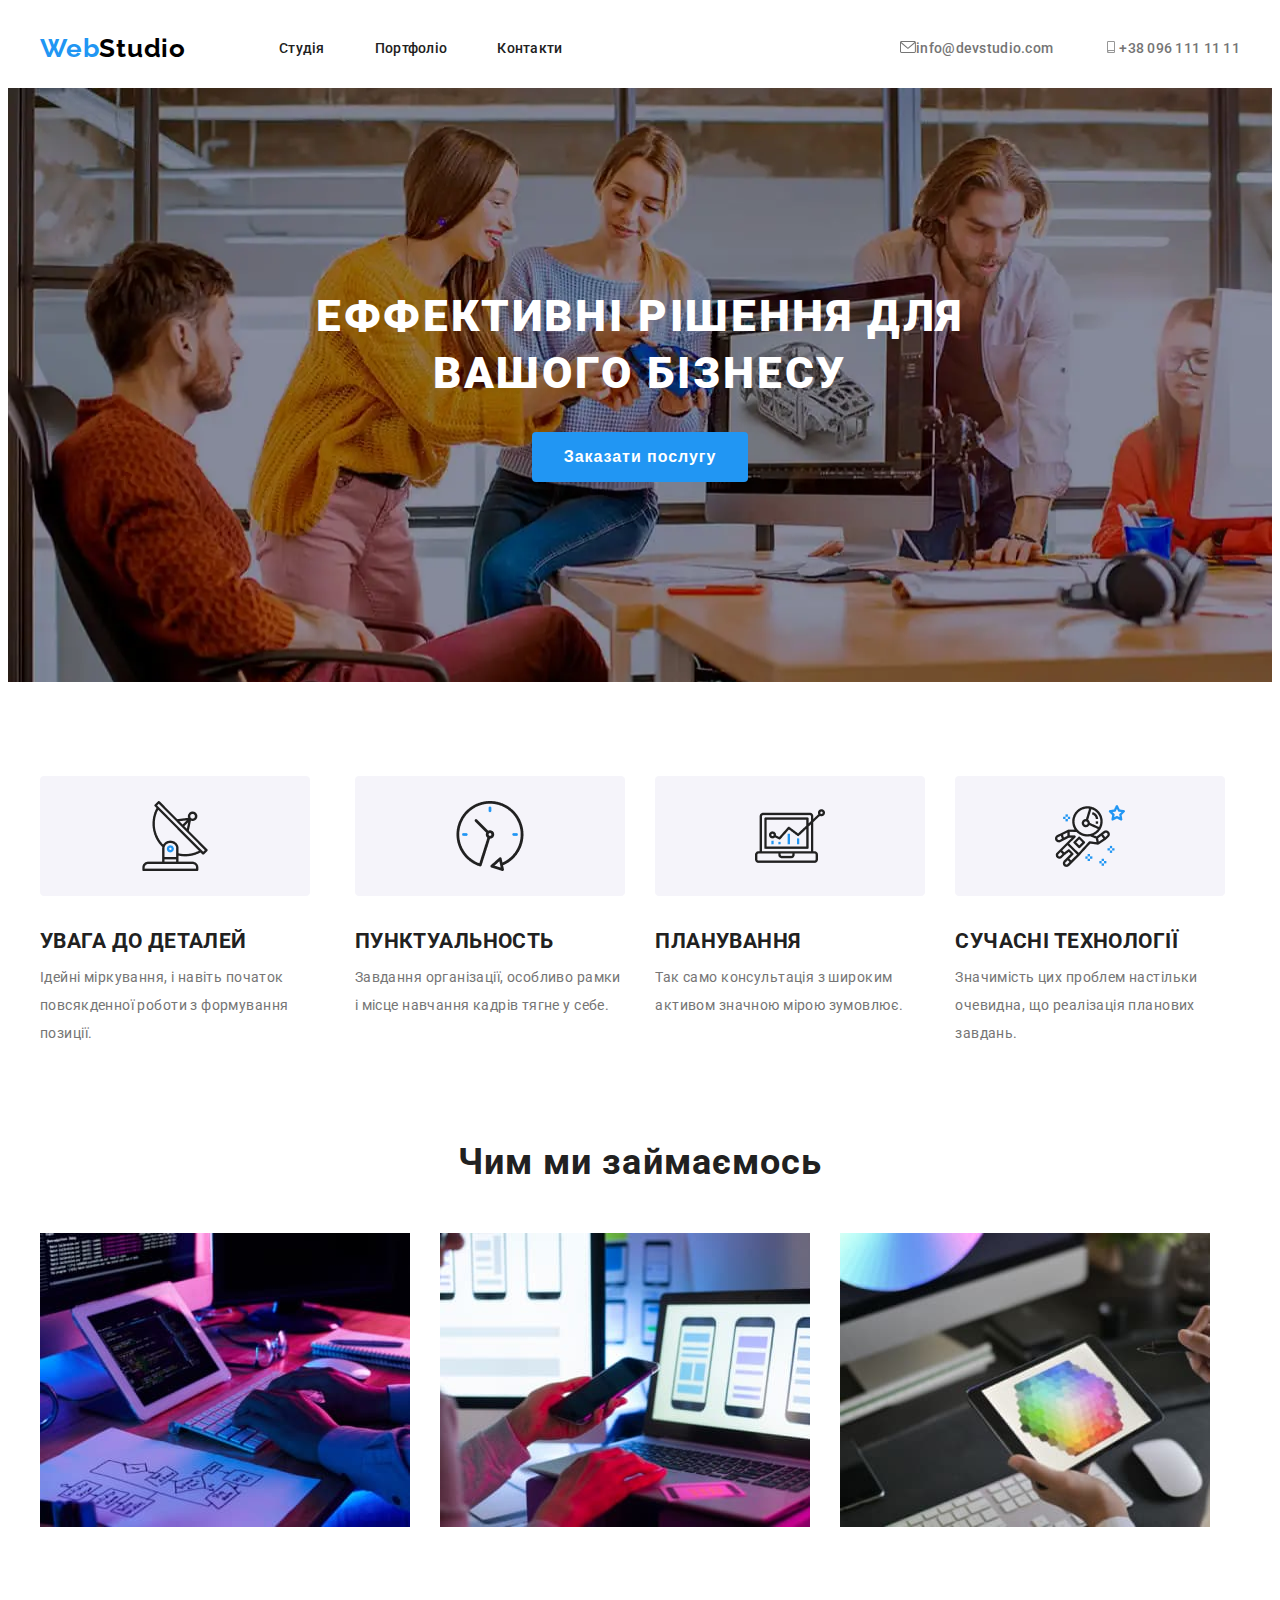
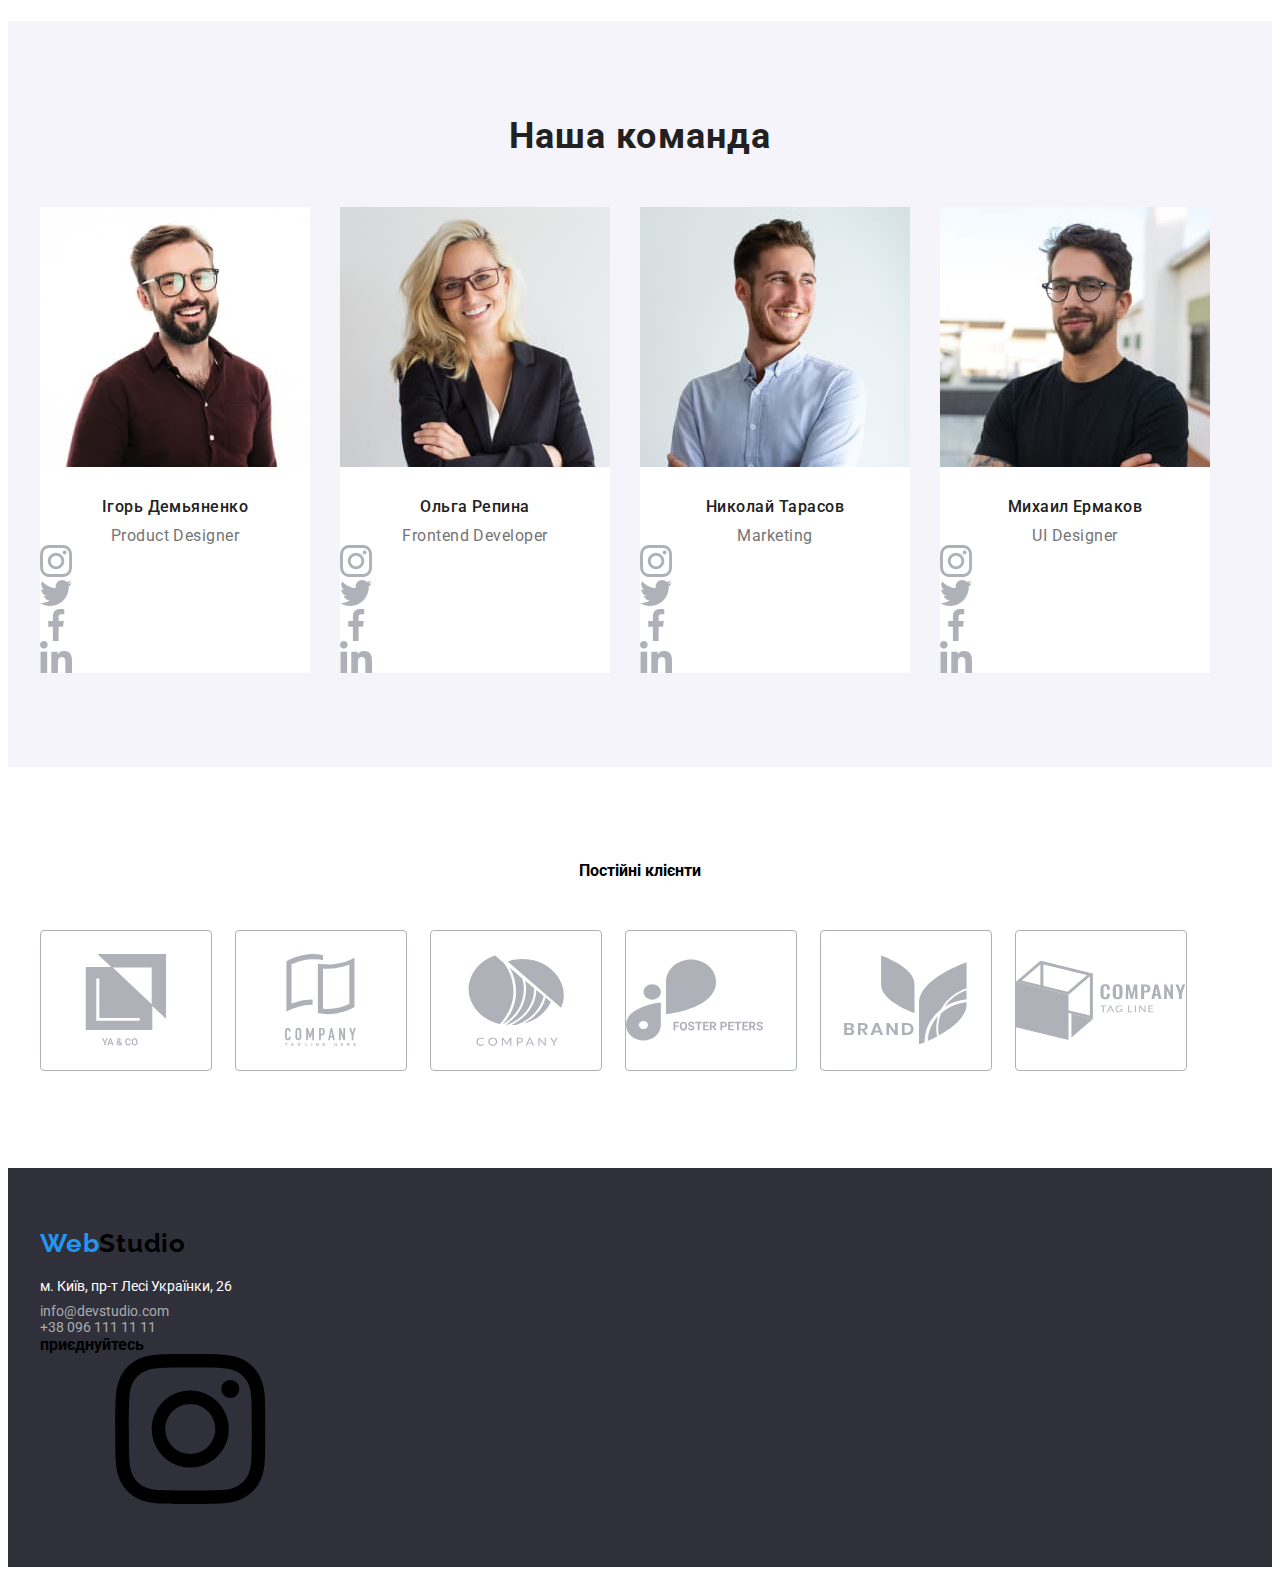
<file: index.html>
<!DOCTYPE html>
<html lang="en">
  <head>
    <meta charset="UTF-8" />
    <meta name="viewport" content="width=device-width, initial-scale=1.0" />
    <title>Studio</title>
    <link
      rel="stylesheet"
      href="https://cdnjs.cloudflare.com/ajax/libs/modern-normalize/2.0.0/modern-normalize.min.css"
      integrity="sha512-4xo8blKMVCiXpTaLzQSLSw3KFOVPWhm/TRtuPVc4WG6kUgjH6J03IBuG7JZPkcWMxJ5huwaBpOpnwYElP/m6wg=="
      crossorigin="anonymous"
      referrerpolicy="no-referrer"
    />
    <link rel="preconnect" href="https://fonts.googleapis.com">
    <link rel="preconnect" href="https://fonts.gstatic.com" crossorigin>
    <link href="https://fonts.googleapis.com/css2?family=Raleway:wght@700&family=Roboto:wght@400;500;700;900&display=swap" rel="stylesheet">
    <link rel="stylesheet" href="./css/styles.css">
    <link rel="stylesheet" href="./css/reset.css">
  </head>
  <body>
    <header class="header">
      <div class="container">
        <div class="header-nav">
          <a class="logo">Web<span class="header-logo">Studio</span></a>
      <nav class="nav">
        <ul class="nav-list">
        <li class="nav-list-item"><a href="./index.html" class="nav-list-link">Студія</a></li>
        <li class="nav-list-item"><a href="./portfolio.html" class="nav-list-link">Портфоліо</a></li>
        <li class="nav-list-item"><a href="#" class="nav-list-link">Контакти</a></li> 
        </ul>
        </nav>
        <ul class="contacts-list">
        <li class="contacts-list-item">          <svg width="16" height="12" class="svg-header">
          <use href="./images/symbol-defs.svg#ffenvelope-hoversf"></use>
        </svg><a href="mailto:info@devstudio.com" class="contacts-list-link">info@devstudio.com</a>
      </li>
        <li class="contacts-list-item">          <svg width="16" height="12" class="svg-header">
          <use href="./images/symbol-defs.svg#ffsmartphonesf"></use>
        </svg><a href="tel:+38 096 111 11 11" class="contacts-list-link-two">+38 096 111 11 11</a></li>
       </ul>
       </div>
      </div>
    </header>
    <main>
    <section class="section-hero">
      <div class="container">
        <h1 class="section-hero-title">ЕФФЕКТИВНІ РІШЕННЯ ДЛЯ<br> ВАШОГО БІЗНЕСУ</h1>
        <button type="button" class="section-hero-btn">Заказати послугу</button>
      </div>
    </section>
    <section class="section-features">
      <div class="container">
      <ul class="features-list">
        <li class="features-list-item">
        <h2 class="features-list-title">Увага до деталей</h2>
        <p class="features-list-text">
          Ідейні міркування, і навіть початок повсякденної роботи з формування позиції.
        </p>
       </li>
       <li class="features-list-item">
      <h2 class="features-list-title">Пунктуальность</h2>
      <p class="features-list-text">
        Завдання організації, особливо рамки і місце навчання кадрів тягне у себе.
      </p>
     </li>
     <li class="features-list-item">
      <h2 class="features-list-title">Планування</h2>
      <p class="features-list-text">
        Так само консультація з широким активом значною мірою зумовлює.
      </p>
    </li>
    <li class="features-list-item">
      <h2 class="features-list-title">Сучасні технології</h2>
      <p class="features-list-text">
        Значимість цих проблем настільки очевидна, що реалізація планових завдань.
      </p>
    </ul>
    </li>
    </div>
    </section>
    <section class="section-work">
      <div class="container">
        <h3 class="section-work-title">Чим ми займаємось</h3>
        <ul class="work-list">
        <li class="work-list-item"><img src="images/box 1.jpg" alt="image" class="work-list-img"/></li>
        <li class="work-list-item"><img src="images/box 2.jpg" alt="image" class="work-list-img"/></li>
        <li class="work-list-item"><img src="images/img (14).jpg" alt="image" class="work-list-img"/></li>
        </ul>
      </div>
    </section>
    <section class="section-team">
      <div class="container">
      <h3 class="section-team-title">Наша команда</h3>
    <ul class="team-list">
      <li class="team-list-item">
      <img src="images/img (14) (1).jpg" alt="Ігорь Демьяненко" class="team-list-img"/>
      <h4 class="team-list-title">Ігорь Демьяненко</h4>
      <p class="team-list-text">Product Designer</p>
      <div>
      <svg width="32" height="32" class="svg-naha-komanda">
        <use href="./images/symbol-defs.svg#ffinstagram-2sf"></use>
      </svg>
      <svg width="32" height="32" class="svg-naha-komanda">
        <use href="./images/symbol-defs.svg#fftwitter-1sf"></use>
      </svg>
      <svg width="32" height="32" class="svg-naha-komanda">
        <use href="./images/symbol-defs.svg#fffacebook-1sf"></use>
      </svg>
      <svg width="32" height="32" class="svg-naha-komanda">
        <use href="./images/symbol-defs.svg#fflinkedin-1sf"></use>
      </svg>
    </div>
    </li>
      <li class="team-list-item">
      <img src="images/img (14) (2).jpg" alt="Ольга Репина" class="team-list-img"/>
      <h4 class="team-list-title">Ольга Репина</h4>
      <p class="team-list-text">Frontend Developer</p>
      <div>
        <svg width="32" height="32" class="svg-naha-komanda">
          <use href="./images/symbol-defs.svg#ffinstagram-2sf"></use>
        </svg>
        <svg width="32" height="32" class="svg-naha-komanda">
          <use href="./images/symbol-defs.svg#fftwitter-1sf"></use>
        </svg>
        <svg width="32" height="32" class="svg-naha-komanda">
          <use href="./images/symbol-defs.svg#fffacebook-1sf"></use>
        </svg>
        <svg width="32" height="32" class="svg-naha-komanda">
          <use href="./images/symbol-defs.svg#fflinkedin-1sf"></use>
        </svg>
      </div>
    </li>
      <li class="team-list-item">
      <img src="images/img (14) (3).jpg" alt="Николай Тарасов" class="team-list-img"/>
      <h4 class="team-list-title">Николай Тарасов</h4>
      <p class="team-list-text">Marketing</p>
      <div>
        <svg width="32" height="32" class="svg-naha-komanda">
          <use href="./images/symbol-defs.svg#ffinstagram-2sf"></use>
        </svg>
        <svg width="32" height="32" class="svg-naha-komanda">
          <use href="./images/symbol-defs.svg#fftwitter-1sf"></use>
        </svg>
        <svg width="32" height="32" class="svg-naha-komanda">
          <use href="./images/symbol-defs.svg#fffacebook-1sf"></use>
        </svg>
        <svg width="32" height="32" class="svg-naha-komanda">
          <use href="./images/symbol-defs.svg#fflinkedin-1sf"></use>
        </svg>
      </div>
    </li>
      <li class="team-list-item">
      <img src="images/img (14) (4).jpg" alt="Михаил Ермаков" class="team-list-img"/>
      <h4 class="team-list-title">Михаил Ермаков</h4>
      <p class="team-list-text">UI Designer</p>
      <div>
        <svg width="32" height="32" class="svg-naha-komanda">
          <use href="./images/symbol-defs.svg#ffinstagram-2sf"></use>
        </svg>
        <svg width="32" height="32" class="svg-naha-komanda">
          <use href="./images/symbol-defs.svg#fftwitter-1sf"></use>
        </svg>
        <svg width="32" height="32" class="svg-naha-komanda">
          <use href="./images/symbol-defs.svg#fffacebook-1sf"></use>
        </svg>
        <svg width="32" height="32" class="svg-naha-komanda">
          <use href="./images/symbol-defs.svg#fflinkedin-1sf"></use>
        </svg>
      </div>
    </ul>
    </div>
    </section>
    <section class="regular-clients">
      <div class="container">
        <h3 class="regular-clients-title">Постійні клієнти</h3>
        <div class="regular-clients-div">
          <svg width="170" height="92" class="regular-clients-svg">
            <use href="./images/symbol-defs.svg#ffgroup-2sf"></use>
          </svg>
          <svg width="170" height="92" class="regular-clients-svg">
            <use href="./images/symbol-defs.svg#ffgroup-3sf"></use>
          </svg>
          <svg width="170" height="92" class="regular-clients-svg">
            <use href="./images/symbol-defs.svg#ffgroup-4sf"></use>
          </svg>
          <svg width="170" height="92" class="regular-clients-svg">
            <use href="./images/symbol-defs.svg#ffgroup-5sf"></use>
          </svg>
          <svg width="170" height="92" class="regular-clients-svg">
            <use href="./images/symbol-defs.svg#ffgroup-6sf"></use>
          </svg>
          <svg width="170" height="92" class="regular-clients-svg">
            <use href="./images/symbol-defs.svg#ffgroup-7sf"></use>
          </svg>
        </div>
      </div>
    </section>
  </main>
    <footer class="footer">
        <div class="container">
            <a href="" class="footer-logo"><span class="footer-logo-web">Web</span><span class="footer-logo-studio">Studio</span></a>
            <address class="address">
                <ul class="adress-list">
                    <li class="adress-list-item"><p class="adress-list-desc">м. Київ, пр-т Лесі Українки, 26</p></li>
                    <li class="adress-list-item"><a href="mailto:info@devstudio.com" class="adress-list-link-two">info@devstudio.com</a></li>
                    <li class="adress-list-item"><a href="tel:+38 096 111 11 11" class="adress-list-link">+38 096 111 11 11</a></li>
                </ul>
            </address>
            <h3 class="footer-title">приєднуйтесь</h3>
            <div class="footer-div">
              <svg>
                <use href="./images/symbol-defs.svg#ffinstagram-2sf"></use>
              </svg>
            </div>
          </div>
    </footer>
  </body>
</html>
</file>
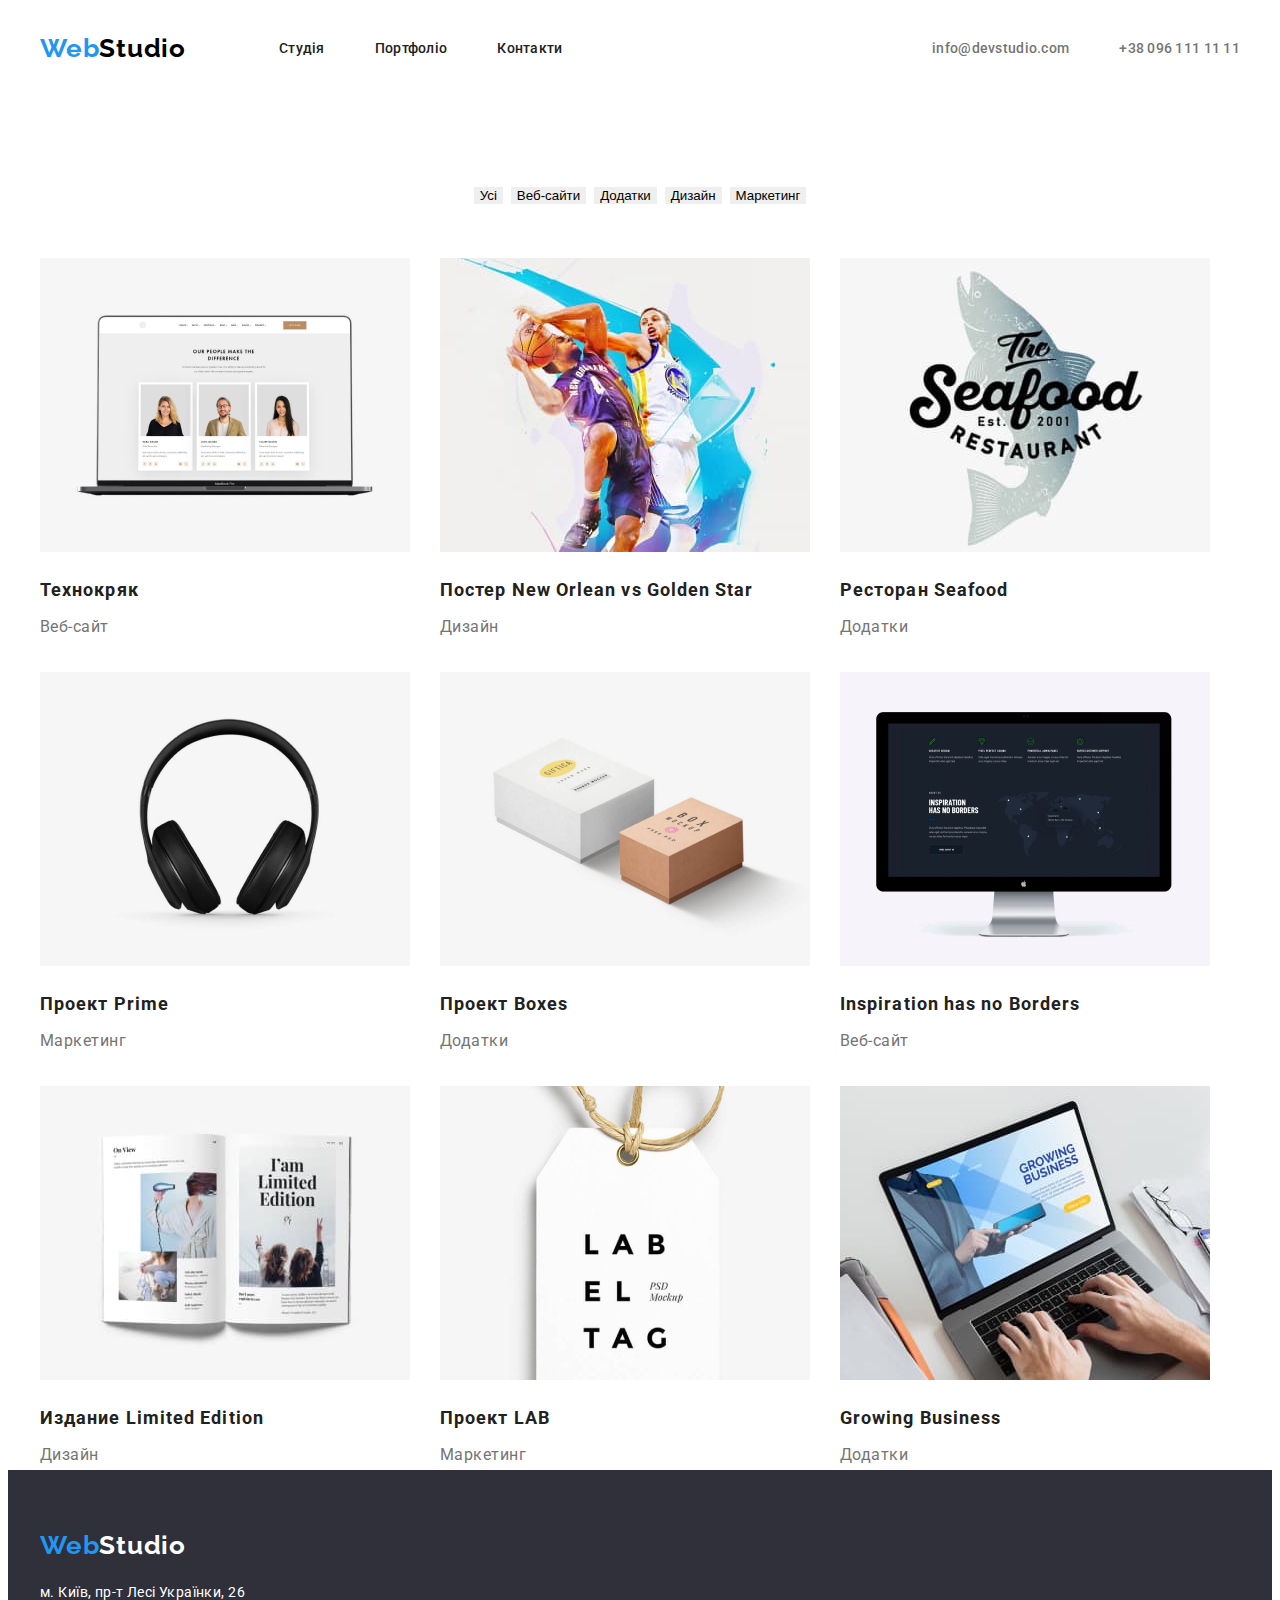
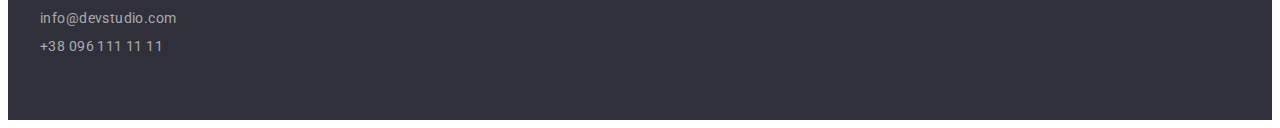
<file: portfolio.html>
<!DOCTYPE html>
<html lang="ru">
<head>
    <meta charset="UTF-8">
    <meta name="viewport" content="width=device-width, initial-scale=1.0">
    <title>Portfolio</title>
    <link
      rel="stylesheet"
      href="https://cdnjs.cloudflare.com/ajax/libs/modern-normalize/2.0.0/modern-normalize.min.css"
      integrity="sha512-4xo8blKMVCiXpTaLzQSLSw3KFOVPWhm/TRtuPVc4WG6kUgjH6J03IBuG7JZPkcWMxJ5huwaBpOpnwYElP/m6wg=="
      crossorigin="anonymous"
      referrerpolicy="no-referrer"
    />
    <link rel="preconnect" href="https://fonts.googleapis.com">
    <link rel="preconnect" href="https://fonts.gstatic.com" crossorigin>
    <link href="https://fonts.googleapis.com/css2?family=Raleway:wght@700&family=Roboto:wght@400;500;700;900&display=swap" rel="stylesheet">
    <link rel="stylesheet" href="./css/styles.css">
    <link rel="stylesheet" href="./css/reset.css">
</head>
<body>
    <header class="header">
        <div class="container">
          <div class="header-nav">
            <a class="logo">Web<span class="header-logo">Studio</span></a>
        <nav class="nav">
          <ul class="nav-list">
          <li class="nav-list-item"><a href="./index.html" class="nav-list-link">Студія</a></li>
          <li class="nav-list-item"><a href="./portfolio.html" class="nav-list-link">Портфоліо</a></li>
          <li class="nav-list-item"><a href="#" class="nav-list-link">Контакти</a></li> 
          </ul>
          </nav>
          <ul class="contacts-list">
          <li class="contacts-list-item"><a href="mailto:info@devstudio.com" class="contacts-list-link">info@devstudio.com</a></li>
          <li class="contacts-list-item"><a href="tel:+38 096 111 11 11" class="contacts-list-link">+38 096 111 11 11</a></li>
         </ul>
         </div>
        </div>
      </header>
      <main>
        <section class="section-filters">
          <div class="container">
            <ul class="section-filters-list">
                <li class="filters-list-item"><button class="filters-list-btn">Усі</button></li>
                <li class="filters-list-item"><button class="filters-list-btn">Веб-сайти</button></li>
                <li class="filters-list-item"><button class="filters-list-btn">Додатки</button></li>
                <li class="filters-list-item"><button class="filters-list-btn">Дизайн</button></li>
                <li class="filters-list-item"><button class="filters-list-btn">Маркетинг</button></li>
            </ul>
        <ul class="section-projects-list">
        <li class="project-item">
            <img class="project-img" src="images/img (1).png" alt="img">
            <h3 class="project-logo">Технокряк</h3>
            <p class="project-text">Веб-сайт</p>
        </li>
        <li class="project-item">
            <img class="project-img" src="images/img (14) (5).jpg" alt="img">
            <h3 class="project-logo">Постер New Orlean vs Golden Star</h3>
            <p class="project-text">Дизайн</p>
        </li>
        <li class="project-item">
            <img class="project-img" src="images/img (14) (6).jpg" alt="img">
            <h3 class="project-logo">Ресторан Seafood</h3>
            <p class="project-text">Додатки</p>
        </li>
        <li class="project-item">
            <img class="project-img" src="images/img (4).png" alt="img">
            <h3 class="project-logo">Проект Prime</h3>
            <p class="project-text">Маркетинг</p>
        </li>
        <li class="project-item">
            <img class="project-img" src="images/img (5).png" alt="img">
            <h3 class="project-logo">Проект Boxes</h3>
            <p class="project-text">Додатки</p>
        </li>
        <li class="project-item">
            <img class="project-img" src="images/img (6).png" alt="img">
            <h3 class="project-logo">Inspiration has no Borders</h3>
            <p class="project-text">Веб-сайт</p>
        </li>
        <li class="project-item">
            <img class="project-img" src="images/img (14) (7).jpg" alt="img">
            <h3 class="project-logo">Издание Limited Edition</h3>
            <p class="project-text">Дизайн</p>
        </li>
        <li class="project-item">
            <img class="project-img" src="images/img (8).png" alt="img">
            <h3 class="project-logo">Проект LAB</h3>
            <p class="project-text">Маркетинг</p>
        </li>
        <li class="project-item">
            <img class="project-img" src="images/img (14) (8).jpg" alt="img">
            <h3 class="project-logo">Growing Business</h3>
            <p class="project-text">Додатки</p>
        </li>
        </ul>
      </div>
    </section>
      </main>
      <footer class="footer">
        <div class="container">
        <a href="#" class="logo">Web<span class="footer-logo">Studio</span></a>
        <address class="address">
          <ul class="address-list">
          <li class="address-list-item"><a href="#" class="address-list-link">м. Київ, пр-т Лесі Українки, 26</a></li>
        </ul>
        </address>
        <ul class="footer-contacts-list">
          <li class="footer-contacts-list-item"><a href="mailto:info@devstudio.com" class="footer-contacts-list-link">info@devstudio.com</a></li>
          <li class="footer-contacts-list-item"><a href="tel:+38 096 111 11 11" class="footer-contacts-list-link">+38 096 111 11 11</a></li>
         </ul>
        </div>
      </footer>
</body>
</html>
</file>
<file: css/styles.css>
:root{
    --accent-color: #2196F3;
    --main-font-color: #212121;
    --secondary-font-color: #757575;
    --background-color: #2F303A;
}
body{
    font-family: Roboto;
    font-size: 14px;
}
.container{
    max-width: 1200px;
    padding-left: 15px;
    padding-right: 15px;
    margin: 0 auto;
}
.nav-list-link{
    color: var(--main-font-color);
    font-style: normal;
    font-weight: 500;
    line-height: normal;
    letter-spacing: 0.28px;
}
.nav-list-link:hover, .contacts-list-link:hover{
    color: var(--accent-color);
    font-style: normal;
    font-weight: 500;
    line-height: normal;
    letter-spacing: 0.28px;
}
.nav-list-link:hover, .contacts-list-link-two:hover{
    color: var(--accent-color);
    font-style: normal;
    font-weight: 500;
    line-height: normal;
    letter-spacing: 0.28px;
}
.logo{
    color: var(--accent-color);
    font-family: Raleway;
    font-size: 26px;
    font-style: normal;
    font-weight: 700;
    line-height: normal;
    letter-spacing: 0.78px;
}
.header-logo{
    color: #000;
    font-family: Raleway;
    font-size: 26px;
    font-style: normal;
    font-weight: 700;
    line-height: normal;
    letter-spacing: 0.78px;
}
.contacts-list-link{
    color: var(--secondary-font-color);
    font-style: normal;
    font-weight: 500;
    line-height: normal;
    letter-spacing: 0.28px;
}
/* .contacts-list:nth-child(2) .contacts-list-link::before{
    content: " V";
} */
.contacts-list-link-two{
    color: var(--secondary-font-color);
    font-style: normal;
    font-weight: 500;
    line-height: normal;
    letter-spacing: 0.28px;
}
.section-hero-title{
    color: #FFFFFF;
    font-size: 44px;
    font-weight: 900;
    line-height: 1.3; 
    letter-spacing: 0.06em;
    text-align: center;
}
.section-hero-btn{
    color: #FFF;
    text-align: center;
    font-size: 16px;
    font-style: normal;
    font-weight: 700;
    line-height: 30px; /* 187.5% */
    letter-spacing: 0.96px;
    border-radius: 4px;
    background-color: var(--accent-color);
    width: 216px;
    height: 50px;
    display: block;
    margin: 0 auto;
    margin-top: 30px;
}
.features-list{
    gap: 30px;
    display: flex;
    justify-content: center;
}
.features-list-title{
    color: var(--main-font-color);
    font-style: normal;
    font-weight: 700;
    line-height: normal;
    letter-spacing: 0.42px;
    text-transform: uppercase;
    margin-bottom: 10px;
    margin-top: 30px;
}
.features-list-text{
    color: var(--secondary-font-color);
    font-style: normal;
    font-weight: 400;
    line-height: 2; /* 171.429% */
    letter-spacing: 0.42px;
}
.section-work-title{
    color: var(--main-font-color);
    text-align: center;
    font-size: 36px;
    font-style: normal;
    font-weight: 700;
    line-height: normal;
    letter-spacing: 1.08px;
}
.work-list{
    display: flex;
    gap: 30px;
    margin-top: 50px;
}
.section-team-title{
    color: var(--main-font-color);
    text-align: center;
    font-size: 36px;
    font-style: normal;
    font-weight: 700;
    line-height: normal;
    letter-spacing: 1.08px;
    margin-bottom: 50px;
}
.team-list{
    display: flex;
    gap: 30px;
}
.team-list-img{
    width: 270px;
}
.team-list-title{
    color: var(--main-font-color);
    font-size: 16px;
    font-style: normal;
    font-weight: 500;
    line-height: normal;
    letter-spacing: 0.48px;
    padding-top: 30px;
    text-align: center;
}
.team-list-text{
    color: var(--secondary-font-color);
    font-size: 16px;
    font-style: normal;
    font-weight: 400;
    line-height: normal;
    letter-spacing: 0.48px;
    margin-top: 10px;
    text-align: center;
}
.footer-logo{
    margin-bottom: 30px;
}
.footer-contacts-list-link{
    color: rgba(255, 255, 255, 0.60);
    font-style: normal;
    font-weight: 400;
    line-height: 2; /* 171.429% */
    letter-spacing: 0.42px;
}
.section-filters-list{
    display: flex;
    margin-top: 94px;
    justify-content: center;
    column-gap: 8px;
}
.filters-list-item{
    color: #FFF;
    font-size: 16px;
    font-style: normal;
    font-weight: 500;
    line-height: 26px;
    letter-spacing: 0.48px;
}
.section-projects-list{
    margin-top: 50px;
    display: flex;
    flex-wrap: wrap;
    gap: 30px;
}
.project-img{
    padding-bottom: 20px;
}
.project-logo{
    color: var(--main-font-color);
    font-size: 18px;
    font-style: normal;
    font-weight: 700;
    line-height: 2; /* 200% */
    letter-spacing: 1.08px;
    padding-bottom: 4px;
}
.project-text{
    color: var(--secondary-font-color);
    font-size: 16px;
    font-style: normal;
    font-weight: 400;
    line-height: 30px; /* 187.5% */
    letter-spacing: 0.48px;
}
.footer{
    background-color: #2F303A;
}

.address-list-link{
    color: #FFF;
    font-size: 14px;
    font-style: normal;
    font-weight: 400px;
    line-height: 24px; /* 171.429% */
    letter-spacing: 0.42px;
}
.footer-logo{
    color: #FFF;
    font-family: Raleway;
    font-size: 26px;
    font-style: normal;
    font-weight: 700;
    line-height: normal;
    letter-spacing: 0.78px;
    padding-bottom: 30px;
}
.section-hero{
    padding-top: 200px;
    padding-bottom: 200px;
    background-color: var(--background-color);
    background-image: url("../images/Img\ \(13\).webp");
}
.section-features{
    padding-top: 94px;
    padding-bottom: 94px;
}
.section-work{
    padding-bottom: 94px;
}
.section-team{
    padding-top: 94px;
    padding-bottom: 94px;
    background-color: #F5F4FA;
}
.footer{
    padding-top: 60px;
    padding-bottom: 60px;
}
.header-nav{
    display: flex;
    gap: 93px;
    align-items: center;
}
.nav-list{
    display: flex;
    gap: 50px;
}
.contacts-list{
    display: flex;
    gap: 50px;
    margin-left: auto;
}
.contacts-list-item{
    padding-top: 32px;
    padding-bottom: 32px;
}
.address{
    margin-top: 20px;
}
.features-list-item:nth-child(1)::before{
    content: "";
    background-image: url("../images/Group1.png") ;
    background-repeat: no-repeat;
    background-position: center;
    display: inline-block;
    width: 270px;
    height: 120px;
}
.features-list-item:nth-child(2)::before{
    content: "";
    background-image: url("../images/Group2.png") ;
    background-repeat: no-repeat;
    background-position: center;
    display: inline-block;
    width: 270px;
    height: 120px;
}
.features-list-item:nth-child(3n)::before{
    content: "";
    background-image: url("../images/Group3.png") ;
    background-repeat: no-repeat;
    background-position: center;
    display: inline-block;
    width: 270px;
    height: 120px;
}
.features-list-item:nth-child(4)::before{
    content: "";
    background-image: url("../images/Group4.png") ;
    background-repeat: no-repeat;
    background-position: center;
    display: inline-block;
    width: 270px;
    height: 120px;
}
.adress-list-desc{
    color: #FFFFFF;
    margin-bottom: 9px;
}
.adress-list-link-two{
    color: #FFFFFF99;
}
.adress-list-link{
    color: #FFFFFF99;
    margin-top: 9px;
}
.footer-logo-web{
    color: #2196F3;
}
.footer-logo-studio{
    color: #000;
}
.svg-naha-komanda{
    fill: #AFB1B8;
    display: flex;
}
.svg-naha-komanda:hover{
    fill: #FFFFFF;
    background-color: #2196F3;
    border-radius:34px;
}
.svg-header:hover{
    fill: #2196F3;
}
.svg-header{
    fill: #757575;
}
.regular-clients-title{
    text-align: center;
    margin-top: 94px;
}
.regular-clients-div{
    margin-bottom: 94px;
    margin-top: 50px;
}
.regular-clients-svg{
    fill: #AFB1B8;
    border: 1px solid #AFB1B8;
    border-radius: 4px;
    margin-right: 20px;
    padding-top: 23px;
    padding-bottom: 24px;
}
.regular-clients-svg:hover{
    fill: #2196F3;
    border: 1px solid #2196F3;
}
.team-list-item{
    background-color: #FFFFFF;
    border-radius: 0px, 0px, 4px, 4px;
}
</file>
